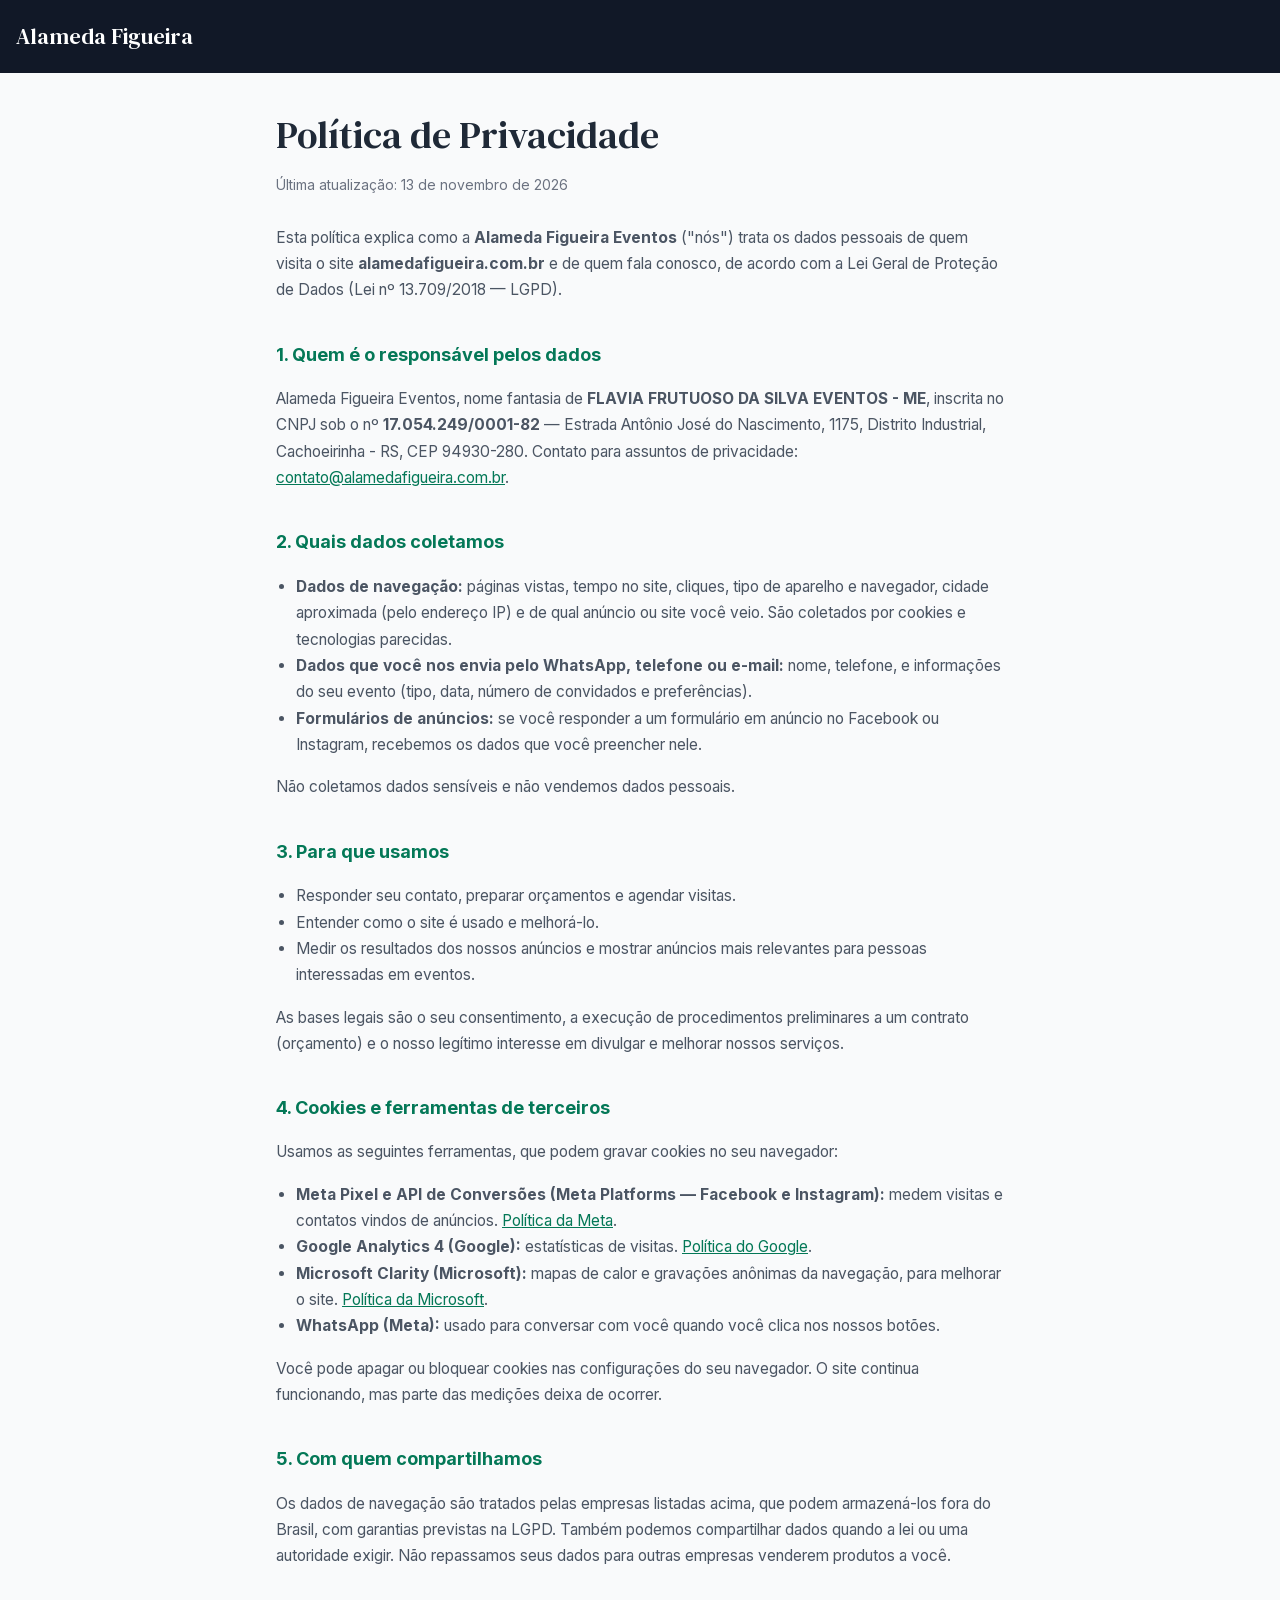
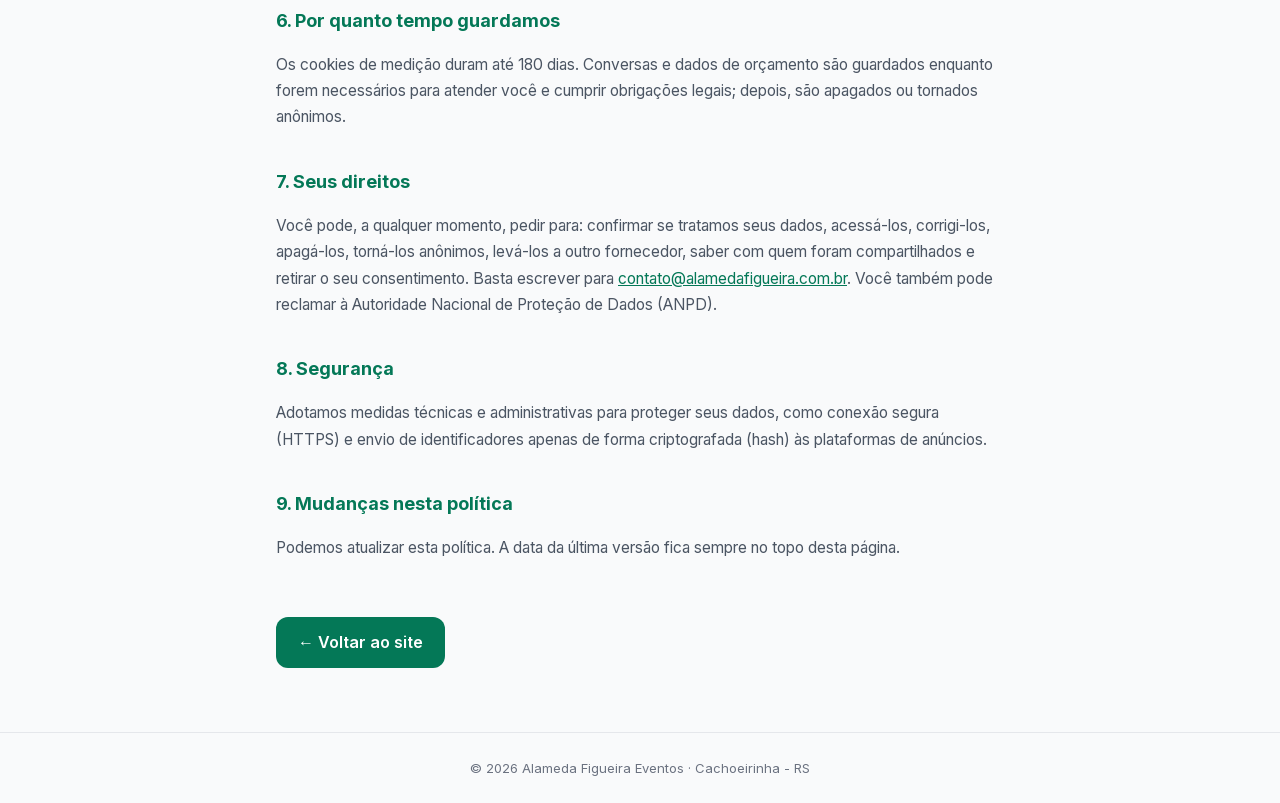
<file: politica-de-privacidade.html>
<!DOCTYPE html>
<html lang="pt-BR">
<head>
  <meta charset="UTF-8" />
  <meta name="viewport" content="width=device-width, initial-scale=1.0" />
  <title>Política de Privacidade - Alameda Figueira Eventos</title>
  <meta name="description" content="Como a Alameda Figueira Eventos coleta, usa e protege seus dados pessoais, conforme a LGPD." />
  <link rel="canonical" href="https://alamedafigueira.com.br/politica-de-privacidade" />
  <link rel="icon" type="image/png" sizes="32x32" href="/favicon-32x32.png">
  <link rel="preload" href="/fonts/inter-variable.woff2" as="font" type="font/woff2" crossorigin>
  <style>
    @font-face { font-family: 'Inter'; font-weight: 100 900; font-display: swap; src: url('/fonts/inter-variable.woff2') format('woff2'); }
    @font-face { font-family: 'DM Serif Text'; font-weight: 400; font-display: swap; src: url('/fonts/dm-serif-text-regular.woff2') format('woff2'); }
    :root { --verde: #047857; --texto: #1f2937; --suave: #4b5563; --fundo: #f9fafb; --linha: #e5e7eb; }
    * { box-sizing: border-box; }
    body { margin: 0; font-family: 'Inter', sans-serif; color: var(--texto); background: var(--fundo); line-height: 1.7; }
    header { background: #111827; padding: 18px 16px; }
    header a { color: #fff; text-decoration: none; font-family: 'DM Serif Text', serif; font-size: 22px; }
    main { max-width: 760px; margin: 0 auto; padding: 40px 16px 64px; }
    h1 { font-family: 'DM Serif Text', serif; font-weight: 400; font-size: clamp(28px, 5vw, 38px); line-height: 1.2; margin: 0 0 8px; }
    h2 { font-size: 18px; margin: 36px 0 8px; color: var(--verde); }
    p, li { color: var(--suave); font-size: 15.5px; }
    ul { padding-left: 20px; }
    a { color: var(--verde); }
    .data { font-size: 14px; color: #6b7280; margin-bottom: 28px; }
    .voltar { display: inline-block; margin-top: 40px; background: var(--verde); color: #fff; text-decoration: none;
      padding: 12px 22px; border-radius: 12px; font-weight: 600; }
    footer { border-top: 1px solid var(--linha); text-align: center; padding: 24px 16px; font-size: 13px; color: #6b7280; }
  </style>
</head>
<body>
  <header><a href="/">Alameda Figueira</a></header>
  <main>
    <h1>Política de Privacidade</h1>
    <p class="data">Última atualização: 13 de novembro de 2026</p>

    <p>Esta política explica como a <strong>Alameda Figueira Eventos</strong> ("nós") trata os dados pessoais de quem visita o site <strong>alamedafigueira.com.br</strong> e de quem fala conosco, de acordo com a Lei Geral de Proteção de Dados (Lei nº 13.709/2018 — LGPD).</p>

    <h2>1. Quem é o responsável pelos dados</h2>
    <p>Alameda Figueira Eventos, nome fantasia de <strong>FLAVIA FRUTUOSO DA SILVA EVENTOS - ME</strong>, inscrita no CNPJ sob o nº <strong>17.054.249/0001-82</strong> — Estrada Antônio José do Nascimento, 1175, Distrito Industrial, Cachoeirinha - RS, CEP 94930-280. Contato para assuntos de privacidade: <a href="mailto:contato@alamedafigueira.com.br">contato@alamedafigueira.com.br</a>.</p>

    <h2>2. Quais dados coletamos</h2>
    <ul>
      <li><strong>Dados de navegação:</strong> páginas vistas, tempo no site, cliques, tipo de aparelho e navegador, cidade aproximada (pelo endereço IP) e de qual anúncio ou site você veio. São coletados por cookies e tecnologias parecidas.</li>
      <li><strong>Dados que você nos envia pelo WhatsApp, telefone ou e-mail:</strong> nome, telefone, e informações do seu evento (tipo, data, número de convidados e preferências).</li>
      <li><strong>Formulários de anúncios:</strong> se você responder a um formulário em anúncio no Facebook ou Instagram, recebemos os dados que você preencher nele.</li>
    </ul>
    <p>Não coletamos dados sensíveis e não vendemos dados pessoais.</p>

    <h2>3. Para que usamos</h2>
    <ul>
      <li>Responder seu contato, preparar orçamentos e agendar visitas.</li>
      <li>Entender como o site é usado e melhorá-lo.</li>
      <li>Medir os resultados dos nossos anúncios e mostrar anúncios mais relevantes para pessoas interessadas em eventos.</li>
    </ul>
    <p>As bases legais são o seu consentimento, a execução de procedimentos preliminares a um contrato (orçamento) e o nosso legítimo interesse em divulgar e melhorar nossos serviços.</p>

    <h2>4. Cookies e ferramentas de terceiros</h2>
    <p>Usamos as seguintes ferramentas, que podem gravar cookies no seu navegador:</p>
    <ul>
      <li><strong>Meta Pixel e API de Conversões (Meta Platforms — Facebook e Instagram):</strong> medem visitas e contatos vindos de anúncios. <a href="https://www.facebook.com/privacy/policy" target="_blank" rel="noopener">Política da Meta</a>.</li>
      <li><strong>Google Analytics 4 (Google):</strong> estatísticas de visitas. <a href="https://policies.google.com/privacy" target="_blank" rel="noopener">Política do Google</a>.</li>
      <li><strong>Microsoft Clarity (Microsoft):</strong> mapas de calor e gravações anônimas da navegação, para melhorar o site. <a href="https://privacy.microsoft.com/pt-br/privacystatement" target="_blank" rel="noopener">Política da Microsoft</a>.</li>
      <li><strong>WhatsApp (Meta):</strong> usado para conversar com você quando você clica nos nossos botões.</li>
    </ul>
    <p>Você pode apagar ou bloquear cookies nas configurações do seu navegador. O site continua funcionando, mas parte das medições deixa de ocorrer.</p>

    <h2>5. Com quem compartilhamos</h2>
    <p>Os dados de navegação são tratados pelas empresas listadas acima, que podem armazená-los fora do Brasil, com garantias previstas na LGPD. Também podemos compartilhar dados quando a lei ou uma autoridade exigir. Não repassamos seus dados para outras empresas venderem produtos a você.</p>

    <h2>6. Por quanto tempo guardamos</h2>
    <p>Os cookies de medição duram até 180 dias. Conversas e dados de orçamento são guardados enquanto forem necessários para atender você e cumprir obrigações legais; depois, são apagados ou tornados anônimos.</p>

    <h2>7. Seus direitos</h2>
    <p>Você pode, a qualquer momento, pedir para: confirmar se tratamos seus dados, acessá-los, corrigi-los, apagá-los, torná-los anônimos, levá-los a outro fornecedor, saber com quem foram compartilhados e retirar o seu consentimento. Basta escrever para <a href="mailto:contato@alamedafigueira.com.br">contato@alamedafigueira.com.br</a>. Você também pode reclamar à Autoridade Nacional de Proteção de Dados (ANPD).</p>

    <h2>8. Segurança</h2>
    <p>Adotamos medidas técnicas e administrativas para proteger seus dados, como conexão segura (HTTPS) e envio de identificadores apenas de forma criptografada (hash) às plataformas de anúncios.</p>

    <h2>9. Mudanças nesta política</h2>
    <p>Podemos atualizar esta política. A data da última versão fica sempre no topo desta página.</p>

    <a class="voltar" href="/">← Voltar ao site</a>
  </main>
  <footer>© 2026 Alameda Figueira Eventos · Cachoeirinha - RS</footer>
</body>
</html>
</file>
